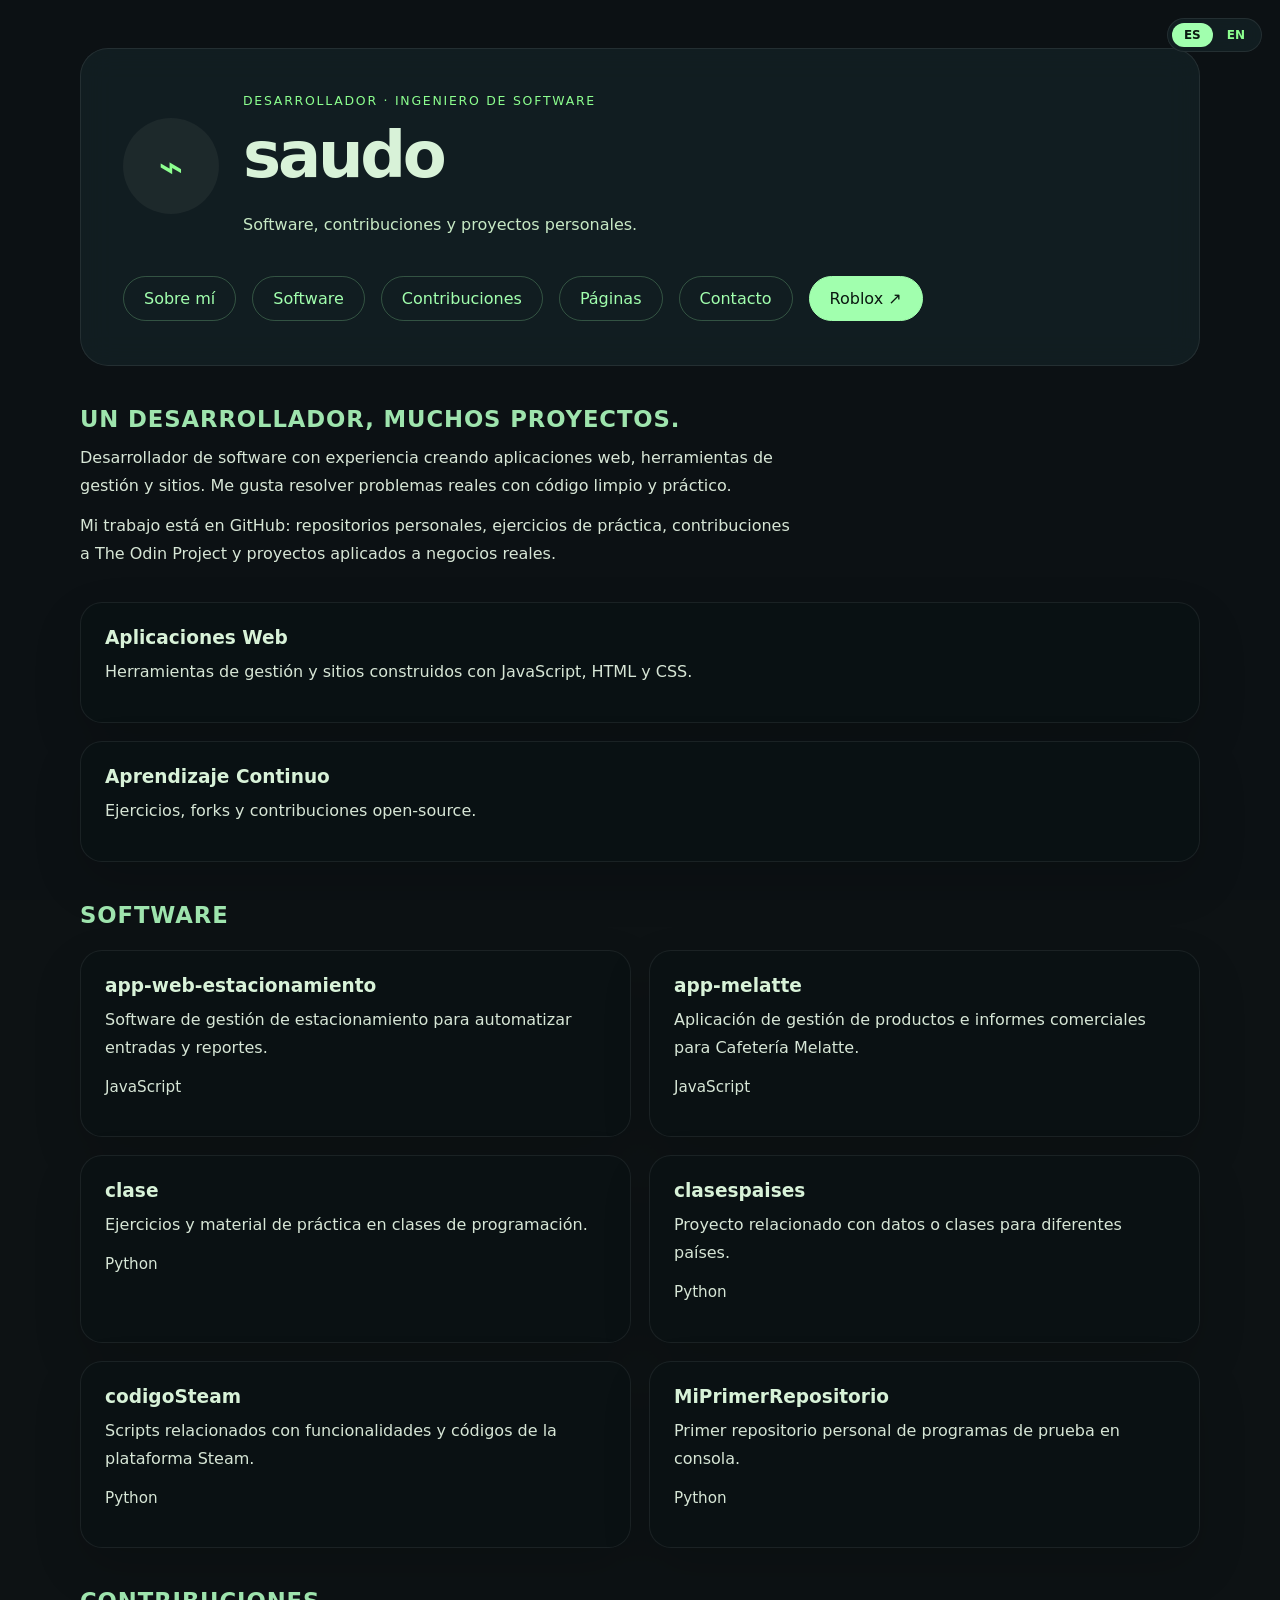
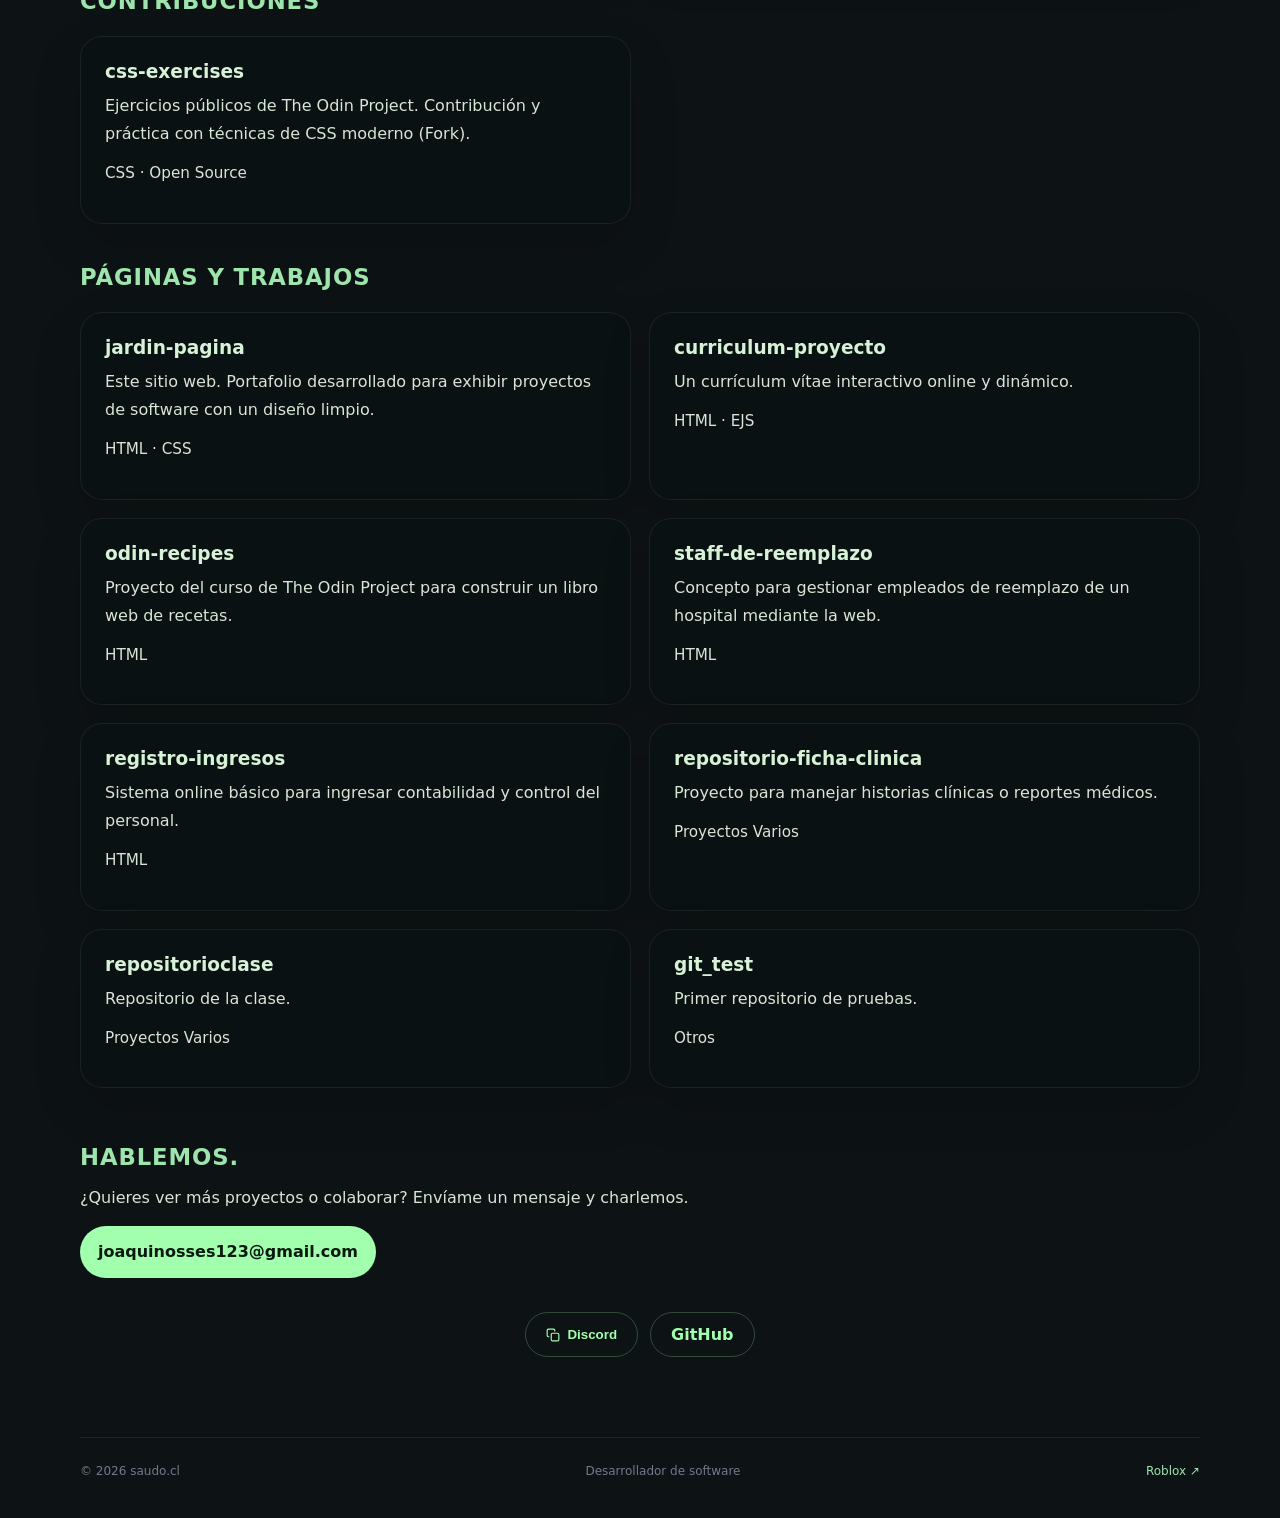
<file: software.html>
<!DOCTYPE html>
<html lang="es">
<head>
<meta charset="UTF-8">
<meta name="viewport" content="width=device-width, initial-scale=1.0">
<meta name="description" content="saudo.cl — Software developer portfolio. JavaScript, Python, web applications, contributions and personal projects.">
<title>saudo · Desarrollador de software</title>
<link rel="stylesheet" href="styles.css">
</head>
<body>

<!-- Language toggle -->
<div class="lang-toggle" role="group" aria-label="Language / Idioma">
  <button type="button" data-lang="es" class="active">ES</button>
  <button type="button" data-lang="en">EN</button>
</div>

<main class="page-shell">

  <!-- HERO -->
  <section class="hero">
    <div class="hero-card">
      <div class="hero-logo">⌁</div>
      <div>
        <p class="hero-category" data-i18n="hero_cat_soft">Desarrollador · Ingeniero de software</p>
        <h1>saudo</h1>
        <p class="hero-subtitle" data-i18n="hero_sub_soft">Software, contribuciones y proyectos personales.</p>
      </div>
    </div>

    <nav class="hero-links">
      <a href="#about" data-i18n="nav_about">Sobre mí</a>
      <a href="#software" data-i18n="nav_software">Software</a>
      <a href="#contribuciones" data-i18n="nav_contrib">Contribuciones</a>
      <a href="#proyectos" data-i18n="nav_pages">Páginas</a>
      <a href="#contacto" data-i18n="nav_contact">Contacto</a>
      <a class="external" href="index.html">Roblox ↗</a>
    </nav>
  </section>

  <!-- ABOUT -->
  <section id="about" class="section-block">
    <h2 data-i18n="about_title_soft">Un desarrollador, muchos proyectos.</h2>
    <p class="section-intro" data-i18n="about_intro_soft_1">Desarrollador de software con experiencia creando aplicaciones web, herramientas de gestión y sitios. Me gusta resolver problemas reales con código limpio y práctico.</p>
    <p class="section-intro" data-i18n="about_intro_soft_2">Mi trabajo está en GitHub: repositorios personales, ejercicios de práctica, contribuciones a The Odin Project y proyectos aplicados a negocios reales.</p>
    <div class="about-grid">
      <div class="card">
        <h3 data-i18n="about_soft_item1_title">Aplicaciones Web</h3>
        <p data-i18n="about_soft_item1_desc">Herramientas de gestión y sitios construidos con JavaScript, HTML y CSS.</p>
      </div>
      <div class="card">
        <h3 data-i18n="about_soft_item2_title">Aprendizaje Continuo</h3>
        <p data-i18n="about_soft_item2_desc">Ejercicios, forks y contribuciones open-source.</p>
      </div>
    </div>
  </section>

  <!-- SOFTWARE -->
  <section id="software" class="section-block">
    <h2>Software</h2>
    <div class="cards">
      <article class="card">
        <h3><a href="https://github.com/Papapof/app-web-estacionamiento" target="_blank">app-web-estacionamiento</a></h3>
        <p data-i18n="software_estacionamiento">Software de gestión de estacionamiento para automatizar entradas y reportes.</p>
        <p class="tag">JavaScript</p>
      </article>
      <article class="card">
        <h3><a href="https://github.com/Papapof/app-melatte" target="_blank">app-melatte</a></h3>
        <p data-i18n="software_melatte">Aplicación de gestión de productos e informes comerciales para Cafetería Melatte.</p>
        <p class="tag">JavaScript</p>
      </article>
      <article class="card">
        <h3><a href="https://github.com/Papapof/clase" target="_blank">clase</a></h3>
        <p data-i18n="software_clase">Ejercicios y material de práctica en clases de programación.</p>
        <p class="tag">Python</p>
      </article>
      <article class="card">
        <h3><a href="https://github.com/Papapof/clasespaises" target="_blank">clasespaises</a></h3>
        <p data-i18n="software_clasespaises">Proyecto relacionado con datos o clases para diferentes países.</p>
        <p class="tag">Python</p>
      </article>
      <article class="card">
        <h3><a href="https://github.com/Papapof/codigoSteam" target="_blank">codigoSteam</a></h3>
        <p data-i18n="software_codigosteam">Scripts relacionados con funcionalidades y códigos de la plataforma Steam.</p>
        <p class="tag">Python</p>
      </article>
      <article class="card">
        <h3><a href="https://github.com/Papapof/MiPrimerRepositorio" target="_blank">MiPrimerRepositorio</a></h3>
        <p data-i18n="software_miprimerrepo">Primer repositorio personal de programas de prueba en consola.</p>
        <p class="tag">Python</p>
      </article>
    </div>
  </section>

  <!-- CONTRIBUCIONES -->
  <section id="contribuciones" class="section-block">
    <h2 data-i18n="contrib_title">Contribuciones</h2>
    <div class="cards">
      <article class="card">
        <h3><a href="https://github.com/Papapof/css-exercises" target="_blank">css-exercises</a></h3>
        <p data-i18n="contrib_cssexercises">Ejercicios públicos de The Odin Project. Contribución y práctica con técnicas de CSS moderno (Fork).</p>
        <p class="tag">CSS · Open Source</p>
      </article>
    </div>
  </section>

  <!-- PÁGINAS Y TRABAJOS -->
  <section id="proyectos" class="section-block">
    <h2 data-i18n="pages_title">Páginas y trabajos</h2>
    <div class="cards">
      <article class="card">
        <h3><a href="https://github.com/Papapof/jardin-pagina" target="_blank">jardin-pagina</a></h3>
        <p data-i18n="pages_jardin">Este sitio web. Portafolio desarrollado para exhibir proyectos de software con un diseño limpio.</p>
        <p class="tag">HTML · CSS</p>
      </article>
      <article class="card">
        <h3><a href="https://github.com/Papapof/curriculum-proyecto" target="_blank">curriculum-proyecto</a></h3>
        <p data-i18n="pages_curriculum">Un currículum vítae interactivo online y dinámico.</p>
        <p class="tag">HTML · EJS</p>
      </article>
      <article class="card">
        <h3><a href="https://github.com/Papapof/odin-recipes" target="_blank">odin-recipes</a></h3>
        <p data-i18n="pages_recipes">Proyecto del curso de The Odin Project para construir un libro web de recetas.</p>
        <p class="tag">HTML</p>
      </article>
      <article class="card">
        <h3><a href="https://github.com/Papapof/staff-de-reemplazo" target="_blank">staff-de-reemplazo</a></h3>
        <p data-i18n="pages_staff">Concepto para gestionar empleados de reemplazo de un hospital mediante la web.</p>
        <p class="tag">HTML</p>
      </article>
      <article class="card">
        <h3><a href="https://github.com/Papapof/registro-ingresos" target="_blank">registro-ingresos</a></h3>
        <p data-i18n="pages_registro">Sistema online básico para ingresar contabilidad y control del personal.</p>
        <p class="tag">HTML</p>
      </article>
      <article class="card">
        <h3><a href="https://github.com/Papapof/repositorio-ficha-clinica" target="_blank">repositorio-ficha-clinica</a></h3>
        <p data-i18n="pages_fichaclinica">Proyecto para manejar historias clínicas o reportes médicos.</p>
        <p class="tag" data-i18n="tag_misc">Proyectos Varios</p>
      </article>
      <article class="card">
        <h3><a href="https://github.com/Papapof/repositorioclase" target="_blank">repositorioclase</a></h3>
        <p data-i18n="pages_repositorioclase">Repositorio de la clase.</p>
        <p class="tag" data-i18n="tag_misc">Proyectos Varios</p>
      </article>
      <article class="card">
        <h3><a href="https://github.com/Papapof/git_test" target="_blank">git_test</a></h3>
        <p data-i18n="pages_gittest">Primer repositorio de pruebas.</p>
        <p class="tag" data-i18n="tag_otros">Otros</p>
      </article>
    </div>
  </section>

  <!-- CONTACTO -->
  <section id="contacto" class="section-block section-contact">
    <h2 data-i18n="contact_title_soft">Hablemos.</h2>
    <p data-i18n="contact_text_soft">¿Quieres ver más proyectos o colaborar? Envíame un mensaje y charlemos.</p>
    <p class="contact-link"><a href="mailto:joaquinosses123@gmail.com">joaquinosses123@gmail.com</a></p>
    <div class="contact-actions">
      <button type="button" class="project-button secondary copy-discord" data-copy-discord>
        <svg class="copy-icon" width="14" height="14" viewBox="0 0 24 24" fill="none" stroke="currentColor" stroke-width="2" stroke-linecap="round" stroke-linejoin="round" aria-hidden="true">
          <rect x="9" y="9" width="13" height="13" rx="2"></rect>
          <path d="M5 15H4a2 2 0 0 1-2-2V4a2 2 0 0 1 2-2h9a2 2 0 0 1 2 2v1"></path>
        </svg>
        Discord
      </button>
      <a class="project-button secondary" href="https://github.com/Papapof" target="_blank">GitHub</a>
    </div>
  </section>

</main>

<footer class="footer">
  <span>© 2026 saudo.cl</span>
  <span data-i18n="footer_tag_soft">Desarrollador de software</span>
  <a href="index.html">Roblox ↗</a>
</footer>

<canvas id="matrix-canvas"></canvas>
<canvas id="matrix-canvas-glow"></canvas>

<script src="script.js" defer></script>
</body>
</html>
</file>
<file: styles.css>
:root {
  color-scheme: dark;
  color: #e6f7eb;
  background: #0d1214;
  font-family: Inter, ui-sans-serif, system-ui, -apple-system, BlinkMacSystemFont, sans-serif;
  font-size: 16px;
}

* { box-sizing: border-box; }

html {
  background: radial-gradient(circle at top, rgba(57,216,124,0.08), transparent 24%),
              linear-gradient(180deg, #0f1619 0%, #0b1013 100%);
  min-height: 100%;
}

html, body { margin: 0; min-height: 100%; }

body {
  background: transparent;
  color: #d8f2d8;
  position: relative;
  overflow-x: hidden;
}

a { color: inherit; text-decoration: none; }

canvas#matrix-canvas,
canvas#matrix-canvas-glow {
  display: block;
  position: fixed;
  top: 0;
  left: 0;
  width: 100vw;
  height: 100vh;
  z-index: -1;
  pointer-events: none;
  opacity: 0.25;
}

/* Language toggle */
.lang-toggle {
  position: fixed;
  top: 18px;
  right: 18px;
  z-index: 60;
  display: flex;
  gap: 2px;
  background: rgba(19,32,36,0.85);
  border: 1px solid rgba(255,255,255,0.08);
  border-radius: 999px;
  padding: 4px;
  backdrop-filter: blur(16px);
}
.lang-toggle button {
  font: inherit;
  font-size: 12px;
  font-weight: 700;
  color: #8cff8f;
  background: transparent;
  border: 0;
  border-radius: 999px;
  padding: 5px 12px;
  cursor: pointer;
  transition: background 180ms ease, color 180ms ease;
}
.lang-toggle button.active {
  background: #a1ffae;
  color: #0b1911;
}

.page-shell {
  position: relative;
  z-index: 10;
  width: min(1120px, calc(100% - 32px));
  margin: 0 auto;
  padding: 48px 0 80px;
}

.hero {
  background: rgba(19,32,36,0.85);
  border: 1px solid rgba(255,255,255,0.08);
  border-radius: 28px;
  padding: 44px 42px;
  backdrop-filter: blur(16px);
}

.hero-card { display: flex; align-items: center; gap: 24px; }

.hero-logo {
  width: 96px;
  height: 96px;
  display: grid;
  place-items: center;
  border-radius: 50%;
  background: rgba(255,255,255,0.05);
  color: #8cff8f;
  font-size: 42px;
  flex: 0 0 auto;
}

.hero-category {
  margin: 0 0 10px;
  color: #8cff8f;
  text-transform: uppercase;
  letter-spacing: 0.14em;
  font-size: 0.78rem;
}

.hero h1 {
  margin: 0;
  font-size: clamp(3rem, 5vw, 4.5rem);
  letter-spacing: -0.05em;
}

.hero-subtitle {
  margin: 18px 0 0;
  max-width: 720px;
  line-height: 1.85;
  color: #c7e9c5;
}

.hero-links {
  display: flex;
  flex-wrap: wrap;
  gap: 16px;
  margin-top: 36px;
}

.hero-links a {
  color: #a1ffae;
  border: 1px solid rgba(161,255,174,0.24);
  padding: 12px 20px;
  border-radius: 999px;
  transition: transform 180ms ease, background 180ms ease, box-shadow 180ms ease, color 180ms ease;
}

.hero-links a:hover,
.hero-links a:focus-visible {
  transform: translateY(-2px);
  background: rgba(161,255,174,0.12);
  box-shadow: 0 12px 28px rgba(33,255,147,0.12);
}

.hero-links a:active { transform: translateY(0) scale(0.98); }

.hero-links a.external {
  color: #0b1911;
  background: #a1ffae;
  border-color: #a1ffae;
}
.hero-links a.external:hover {
  background: #8cff8f;
  box-shadow: 0 12px 28px rgba(33,255,147,0.18);
}

.section-block { margin-top: 40px; }

.section-block h2 {
  margin-bottom: 22px;
  font-size: 1.42rem;
  letter-spacing: 0.04em;
  text-transform: uppercase;
  color: #9ee4ad;
}

.section-intro {
  margin: -10px 0 22px;
  max-width: 720px;
  line-height: 1.75;
  color: #d7e6d6;
}

.cards { display: grid; gap: 18px; }

.card, .list-card, .featured, .skill, .showcase-card, .process-step {
  background: rgba(10, 18, 20, 0.92);
  border: 1px solid rgba(255,255,255,0.07);
  border-radius: 22px;
  padding: 24px;
  box-shadow: 0 20px 50px rgba(0,0,0,0.14);
}

.card h3 { margin: 0 0 10px; font-size: 1.16rem; }
.card h3 a { transition: color 180ms ease; }
.card h3 a:hover { color: #a1ffae; }

.card p { margin: 0 0 12px; line-height: 1.75; color: #d7e6d6; }

.tag { color: #8cff8f; font-size: 0.95rem; }

/* About */
.about-grid { display: grid; gap: 18px; margin-top: 34px; }

/* Skills */
.sub-label {
  margin: 0 0 18px;
  color: #9ee4ad;
  text-transform: uppercase;
  letter-spacing: 0.04em;
  font-size: 1.05rem;
}
.skills { display: grid; grid-template-columns: repeat(5, 1fr); gap: 14px; margin-top: 4px; }
.skill-number { color: #626a7b; font-size: 12px; margin-bottom: 18px; }
.skill h3 { margin: 0 0 8px; font-size: 1.02rem; }
.skill p { margin: 0; font-size: 0.84rem; line-height: 1.65; color: #d7e6d6; }

/* Featured project */
.featured {
  padding: 30px;
  background:
    radial-gradient(circle at 0% 0%, rgba(57,216,124,0.10), transparent 45%),
    rgba(10,18,20,0.92);
}
.featured-top { display: flex; justify-content: space-between; gap: 24px; align-items: flex-start; }
.featured h3 { margin: 0 0 10px; font-size: 1.5rem; letter-spacing: -0.02em; }
.featured-desc { margin: 0; line-height: 1.75; color: #d7e6d6; max-width: 680px; }
.project-button {
  display: inline-flex;
  align-items: center;
  justify-content: center;
  white-space: nowrap;
  color: #0b1911;
  background: #a1ffae;
  padding: 12px 20px;
  border-radius: 999px;
  font-weight: 600;
  transition: transform 180ms ease, background 180ms ease, box-shadow 180ms ease;
}
.project-button:hover {
  transform: translateY(-2px);
  background: #8cff8f;
  box-shadow: 0 14px 32px rgba(32,255,139,0.18);
}
.project-button.secondary {
  color: #a1ffae;
  background: transparent;
  border: 1px solid rgba(161,255,174,0.24);
}
.project-button.secondary:hover { background: rgba(161,255,174,0.12); }

.tag-row { display: flex; flex-wrap: wrap; gap: 7px; margin-top: 20px; }
.pill-tag {
  border: 1px solid rgba(161,255,174,0.22);
  background: rgba(161,255,174,0.06);
  border-radius: 999px;
  padding: 6px 10px;
  font-size: 11px;
  color: #c7e9c5;
}

.contributions {
  display: grid;
  grid-template-columns: repeat(5, 1fr);
  gap: 12px;
  margin-top: 26px;
}
.contribution { border-top: 1px solid rgba(255,255,255,0.09); padding-top: 14px; }
.contribution b { font-size: 12px; color: #9ee4ad; }
.contribution p { color: #d7e6d6; font-size: 11px; margin-top: 3px; }

/* Showcase */
.showcase { display: grid; grid-template-columns: 1fr; gap: 14px; margin-top: 26px; margin-bottom: 40px; }
.showcase-card { padding: 0; overflow: hidden; }
.showcase-card .media {
  position: relative;
  aspect-ratio: 16/10;
  background:
    radial-gradient(circle at 30% 20%, rgba(57,216,124,0.08), transparent 60%),
    linear-gradient(135deg, #131b1e, #090c0e);
  display: grid;
  place-items: center;
  color: #636b7c;
  font-size: 12px;
  letter-spacing: 0.08em;
  text-align: center;
  padding: 0 16px;
  overflow: hidden;
}
.showcase-card .media img {
  width: 100%;
  height: 100%;
  object-fit: cover;
  display: block;
}
.showcase-card .info { padding: 16px 18px 20px; }
.showcase-card h4 { margin: 0 0 4px; font-size: 15px; }
.showcase-card p { margin: 0; font-size: 12px; line-height: 1.6; color: #d7e6d6; }

/* Gallery navigation */
.showcase-card .media img.gallery-img {
  position: absolute;
  inset: 0;
  width: 100%;
  height: 100%;
  object-fit: contain;
  display: block;
  cursor: zoom-in;
}
.showcase-card .media iframe {
  width: 100%;
  height: 100%;
  border: 0;
  display: block;
}
.showcase-card .media.showcase-video iframe {
  width: 100%;
  height: 100%;
  border-radius: 6px;
}
.showcase-card .media.showcase-video { aspect-ratio: 16 / 9; padding: 0; cursor: zoom-in; }

/* Showcase: world gallery */
.showcase-card.showcase-world .media { width: 50%; margin: 0 auto; }

/* Showcase: animations video */
.showcase-card.showcase-animations .media { width: 50%; margin: 0 auto; aspect-ratio: 16 / 9; padding: 0; }

/* Showcase: UI/design gallery */
.showcase-card.showcase-design { display: grid; grid-template-columns: 1fr 1fr; }
.showcase-card.showcase-design .info { grid-column: 1 / -1; }
.showcase-card.showcase-design .media { aspect-ratio: 16 / 9; padding: 0; }

/* Showcase: music */
.showcase-card.showcase-music { grid-column: 1 / -1; }
.showcase-card.showcase-music .media {
  aspect-ratio: auto;
  height: 210px;
  padding: 16px;
  display: grid;
  grid-template-columns: repeat(3, 1fr);
  gap: 14px;
}
.showcase-card.showcase-music .media iframe {
  width: 100%;
  height: 100%;
  min-height: 0;
  border-radius: 8px;
}
@media (max-width: 720px) {
  .showcase-card.showcase-music .media {
    grid-template-columns: 1fr;
    height: auto;
  }
  .showcase-card.showcase-music .media iframe { min-height: 166px; }
  .showcase-card.showcase-design { grid-template-columns: 1fr; }
  .showcase-card.showcase-world .media { width: 100%; }
}
.gallery-arrow {
  position: absolute;
  top: 50%;
  transform: translateY(-50%);
  z-index: 3;
  width: 34px;
  height: 34px;
  border-radius: 50%;
  border: 1px solid rgba(255,255,255,0.22);
  background: rgba(13,18,20,0.6);
  color: #e6f7eb;
  font-size: 20px;
  line-height: 1;
  display: grid;
  place-items: center;
  cursor: pointer;
  opacity: 0;
  transition: opacity 200ms ease, background 200ms ease, color 200ms ease;
  user-select: none;
}
.gallery-arrow.prev { left: 24px; }
.gallery-arrow.next { right: 24px; }
.showcase-gallery:hover .gallery-arrow,
.showcase-gallery:focus-within .gallery-arrow { opacity: 1; }
.gallery-arrow:hover { background: rgba(161,255,174,0.35); color: #fff; }

.gallery-counter {
  position: absolute;
  bottom: 10px;
  right: 12px;
  z-index: 3;
  background: rgba(13,18,20,0.72);
  border: 1px solid rgba(255,255,255,0.16);
  border-radius: 999px;
  padding: 3px 9px;
  font-size: 11px;
  color: #c7e9c5;
  font-variant-numeric: tabular-nums;
  pointer-events: none;
  user-select: none;
}

/* Lightbox */
.lightbox {
  position: fixed;
  inset: 0;
  z-index: 100;
  background: rgba(5, 8, 9, 0.9);
  backdrop-filter: blur(10px);
  display: flex;
  flex-direction: column;
}
.lightbox[hidden] { display: none; }
.lightbox-toolbar {
  display: flex;
  align-items: center;
  justify-content: space-between;
  padding: 14px 18px;
}
.lightbox-zoom {
  display: flex;
  align-items: center;
  gap: 10px;
}
.lightbox-zbtn,
.lightbox-close {
  width: 38px;
  height: 38px;
  border-radius: 50%;
  border: 1px solid rgba(255,255,255,0.2);
  background: rgba(19,32,36,0.9);
  color: #e6f7eb;
  font-size: 18px;
  line-height: 1;
  display: grid;
  place-items: center;
  cursor: pointer;
  transition: background 180ms ease, border-color 180ms ease;
}
.lightbox-zbtn:hover,
.lightbox-close:hover { background: rgba(161,255,174,0.25); }
.lightbox-level {
  min-width: 52px;
  text-align: center;
  color: #9ee4ad;
  font-size: 13px;
  font-variant-numeric: tabular-nums;
}
.lightbox-stage {
  flex: 1;
  overflow: hidden;
  cursor: grab;
  touch-action: none;
  display: grid;
  place-items: center;
}
.lightbox-stage.dragging { cursor: grabbing; }
.lightbox-img {
  display: block;
  max-width: 90vw;
  max-height: 84vh;
  transform-origin: center center;
  will-change: transform;
  user-select: none;
  -webkit-user-drag: none;
}
.lightbox.is-video .lightbox-zoom { display: none; }
.lightbox.is-video .lightbox-img { display: none; }
.lightbox-video {
  display: none;
  position: absolute;
  inset: 0;
  margin: auto;
  width: min(90vw, calc(84vh * 16 / 9), 1280px);
  aspect-ratio: 16/9;
  border: 0;
  background: #000;
  box-shadow: 0 20px 60px rgba(0,0,0,0.5);
}
.lightbox.is-video .lightbox-video { display: block; }

/* Process */
.process {
  display: grid;
  grid-template-columns: repeat(7, 1fr);
  gap: 10px;
  margin-top: 26px;
}
.process-step { text-align: center; padding: 20px 10px; }
.process-step .num { color: #8cff8f; font-size: 11px; font-weight: 800; }
.process-step strong { display: block; font-size: 12px; margin-top: 7px; }
.process-step span { color: #72798a; font-size: 10px; }

/* Subprojects */
.subgrid { display: grid; grid-template-columns: 1fr 1fr; gap: 16px; margin-top: 26px; }
.small-project h3 { margin: 0 0 10px; font-size: 1.25rem; letter-spacing: -0.02em; }
.small-project p { margin: 0 0 18px; line-height: 1.75; color: #d7e6d6; font-size: 14px; }

.section-contact { margin-top: 56px; }
.section-contact h2 { margin-bottom: 14px; }
.section-contact p { margin: 0 0 14px; line-height: 1.75; color: #d7e6d6; }

.contact-actions {
  display: flex;
  flex-wrap: wrap;
  justify-content: center;
  gap: 12px;
  margin-top: 34px;
}

.contact-link a {
  display: inline-flex;
  align-items: center;
  justify-content: center;
  color: #0b1911;
  background: #a1ffae;
  padding: 12px 18px;
  border-radius: 999px;
  text-decoration: none;
  font-weight: 600;
  transition: transform 180ms ease, background 180ms ease, box-shadow 180ms ease;
}

.contact-link a:hover,
.contact-link a:focus-visible {
  transform: translateY(-2px);
  background: #8cff8f;
  box-shadow: 0 14px 32px rgba(32,255,139,0.18);
}

.contact-link a:active { transform: translateY(0) scale(0.98); }

.copy-discord { gap: 7px; }
.copy-discord .copy-icon { flex: 0 0 auto; }
.copy-discord.copied {
  color: #0b1911;
  background: #a1ffae;
  border-color: #a1ffae;
}

.footer {
  position: relative;
  z-index: 10;
  width: min(1120px, calc(100% - 32px));
  margin: 0 auto;
  padding: 26px 0 40px;
  border-top: 1px solid rgba(255,255,255,0.08);
  color: #72798a;
  font-size: 12px;
  display: flex;
  justify-content: space-between;
  gap: 20px;
  flex-wrap: wrap;
}
.footer a { color: #9ee4ad; transition: color 180ms ease; }
.footer a:hover { color: #a1ffae; }

@media (min-width: 720px) { .cards { grid-template-columns: repeat(2, minmax(0, 1fr)); } }
@media (min-width: 640px) and (max-width: 1020px) { .skills { grid-template-columns: repeat(3, 1fr); } }
@media (min-width: 1020px) {
  .featured { grid-column: span 2; }
}

@media (max-width: 900px) {
  .contributions { grid-template-columns: repeat(2, 1fr); }
  .process { grid-template-columns: repeat(4, 1fr); }
  .showcase { grid-template-columns: 1fr; }
  .subgrid { grid-template-columns: 1fr; }
}

@media (max-width: 640px) {
  .hero { padding: 32px 24px; }
  .hero-card { flex-direction: column; align-items: flex-start; }
  .hero-links { justify-content: start; }
  .skills { grid-template-columns: 1fr; }
  .process { grid-template-columns: repeat(2, 1fr); }
  .featured-top { display: block; }
  .featured-top .project-button { margin-top: 18px; }
  .contact-actions { justify-content: flex-start; }
  .footer { flex-direction: column; gap: 6px; }
}
</file>
